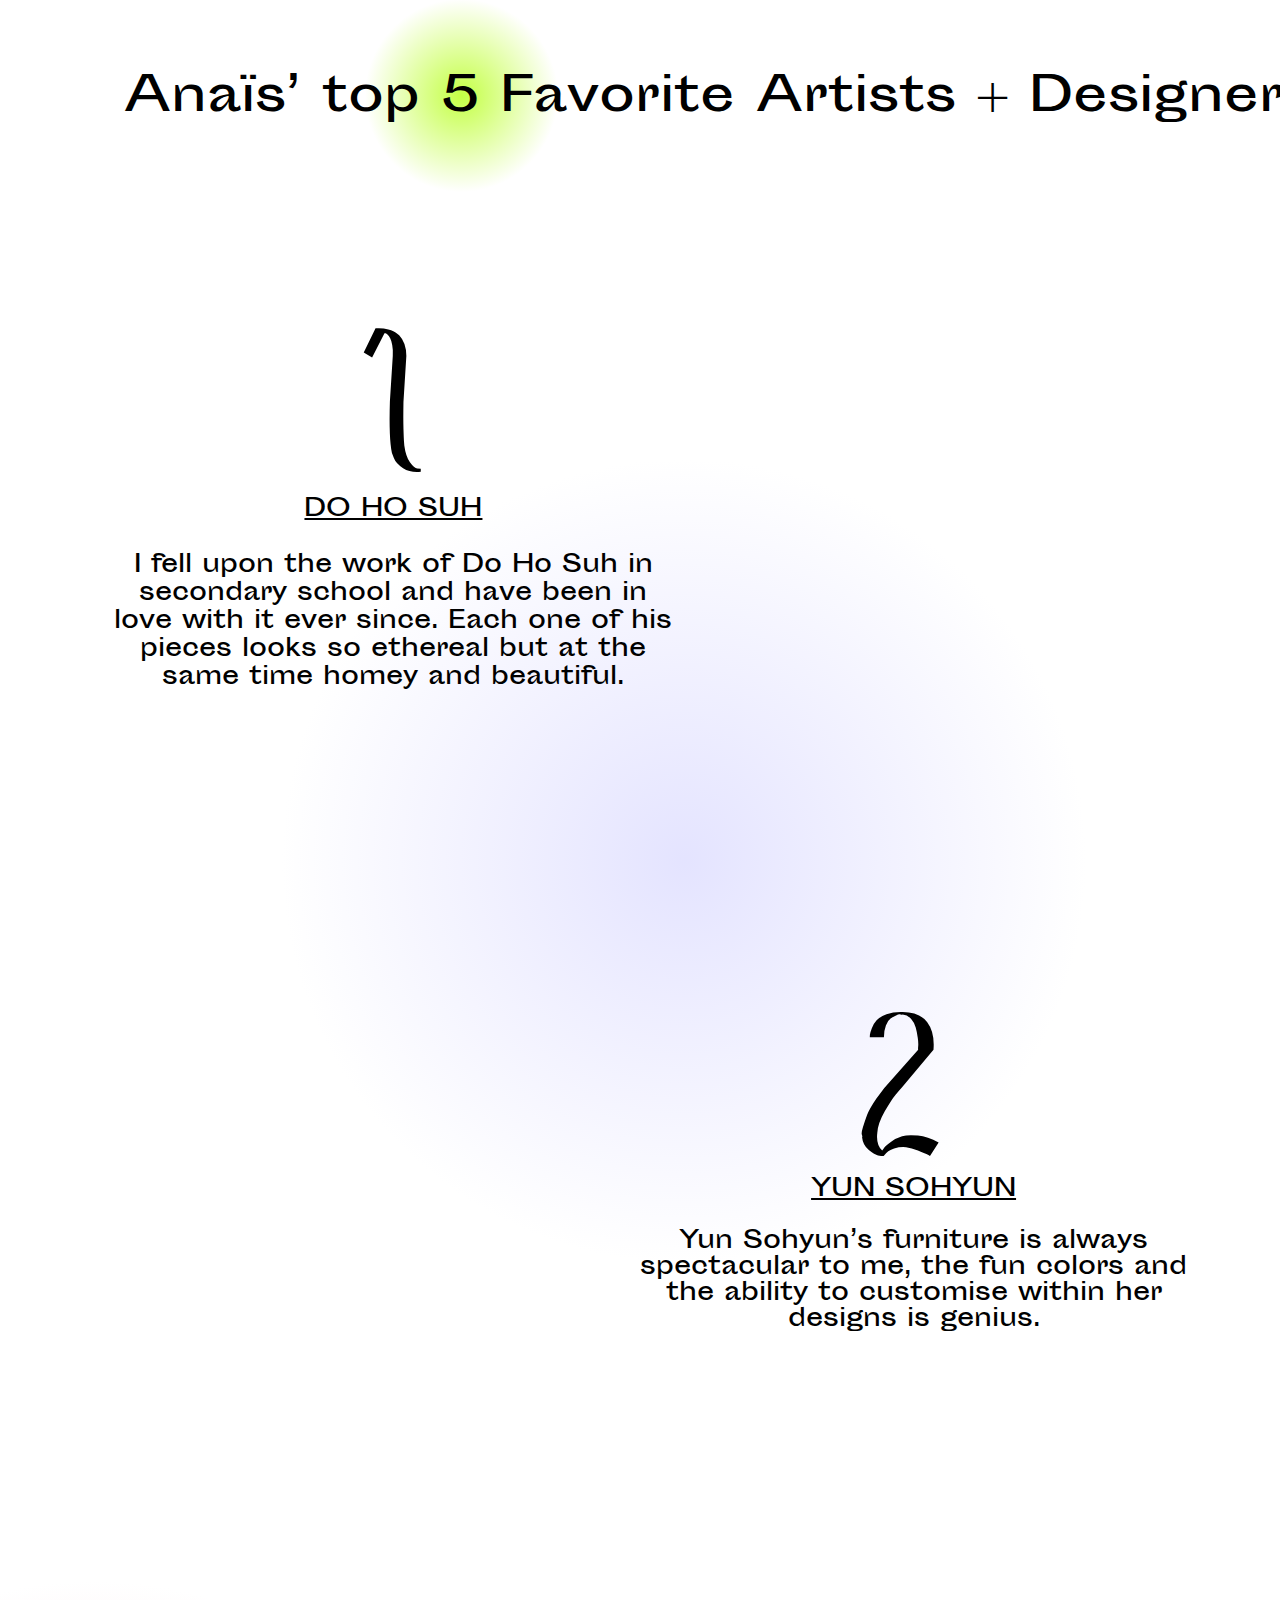
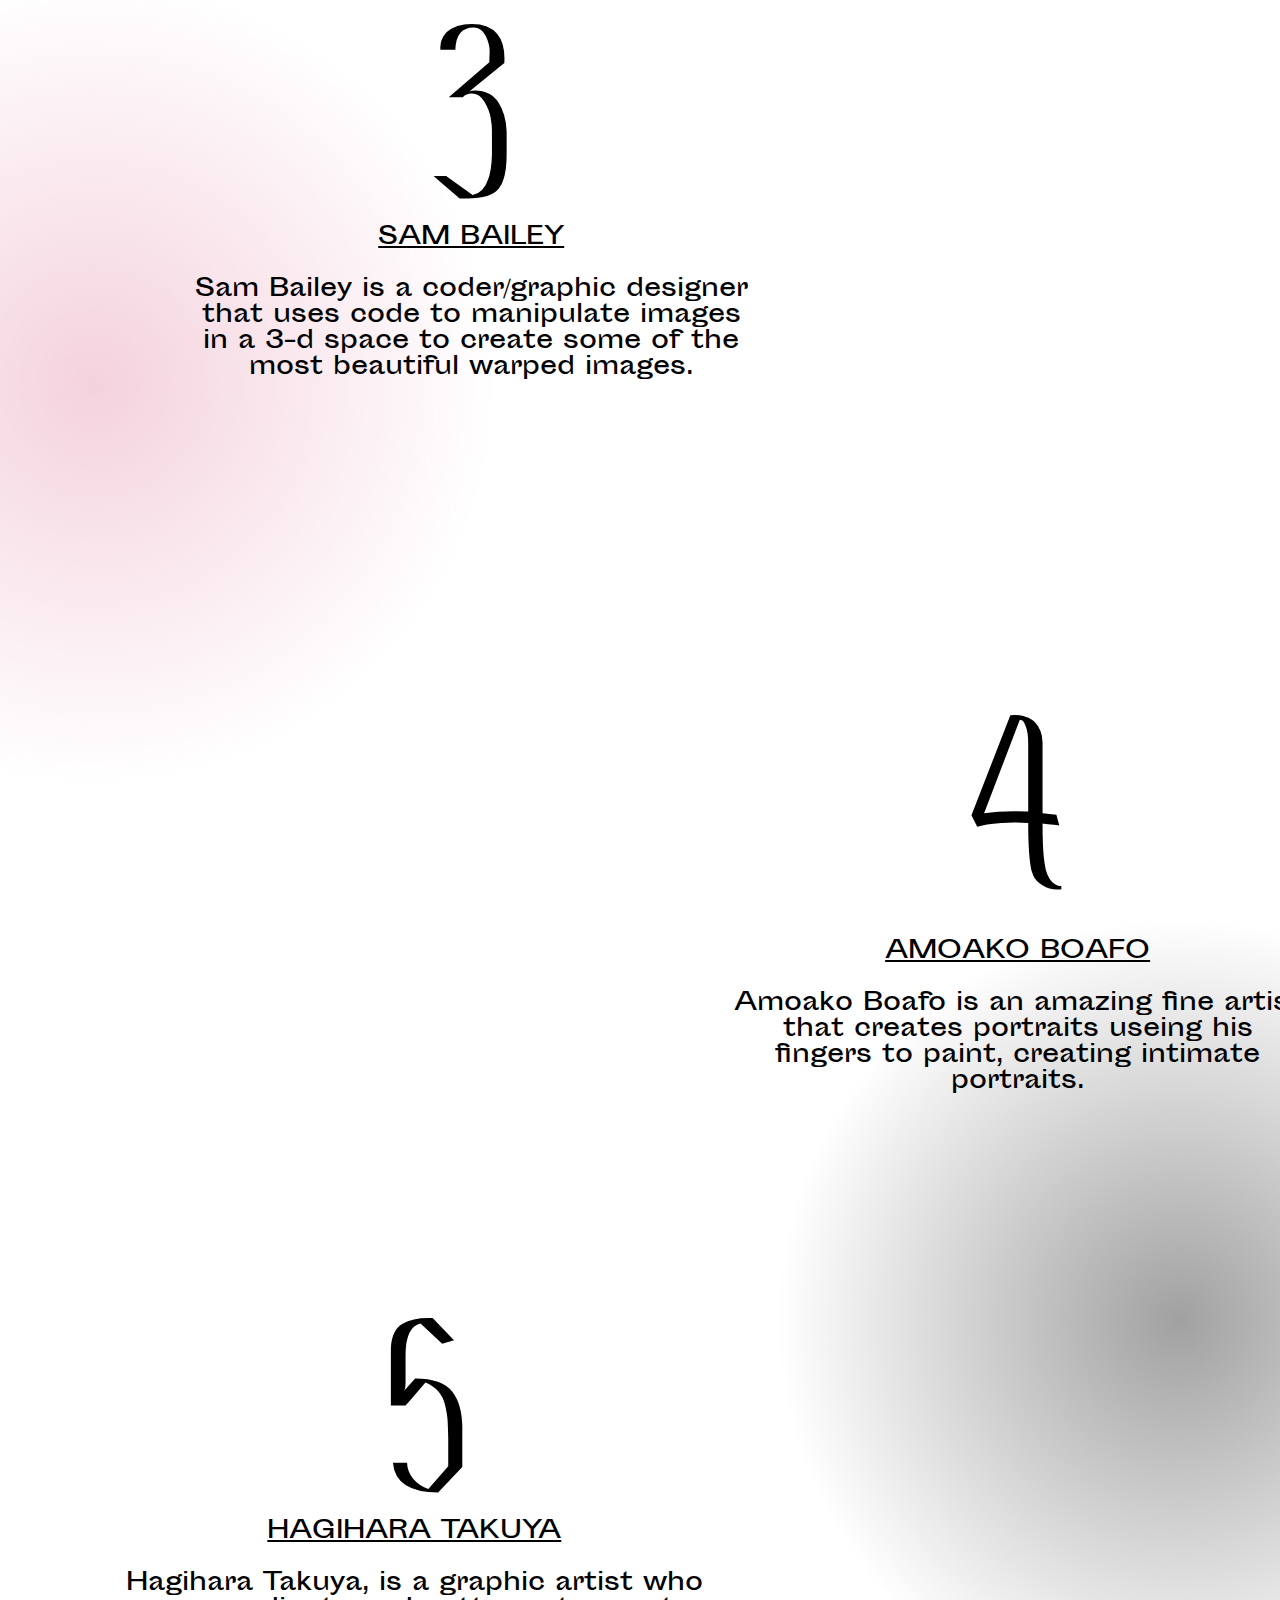
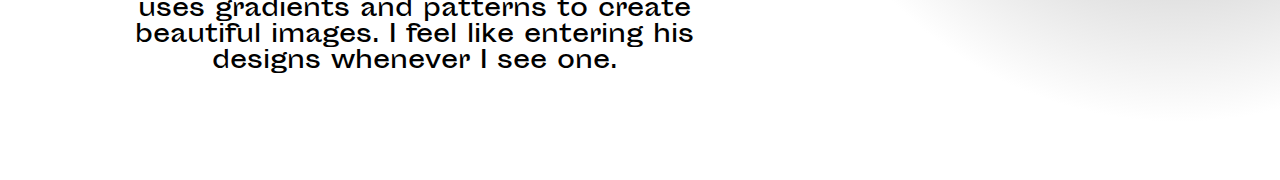
<file: opc2/index.html>
<!doctype html>

<html lang="en">
<head>
  <meta charset="utf-8">

  <title>opc2</title>

<link rel="stylesheet" href="style.css">

</head>

<body>
  <div class="container">
    <div id="top">
        <div class="gradient"></div>
        <div class="gradientone"></div>
        <div class="gradienttwo"></div>
        <div class="gradientthree"></div>
      
    <div class="title">Anaïs’ top 5 Favorite Artists + Designers</div>
      
        <div class="one">1</div>
          <div class="onetext"><a href="https://art21.org/artist/do-ho-suh/">DO HO SUH</a><br><br>I fell upon the work of Do Ho Suh in secondary school and have been in love with it ever since. Each one of his pieces looks so ethereal but at the same time homey and beautiful.</div>
          <div class="onemedia"><iframe width="560" height="315" src="https://www.youtube.com/embed/L9dPHkVGOhQ" frameborder="0" allow="accelerometer; autoplay; clipboard-write; encrypted-media; gyroscope; picture-in-picture" allowfullscreen></iframe></div>
      
        <div class="two">2</div>
          <div class="twotext"><a href="https://www.yunsohyun.com/">YUN SOHYUN</a><br><br>Yun Sohyun’s furniture is always spectacular to me, the fun colors and the ability to customise within her designs is genius.</div>
          <div class="twomedia"><iframe src="https://assets.pinterest.com/ext/embed.html?id=97601516903187895" height="400" width="450" frameborder="0" scrolling="no" ></iframe></div>
      
        <div class="three">3</div>
          <div class="threetext"><a href="https://www.booooooom.com/2017/05/04/warped-images-by-designer-sam-bailey/">SAM BAILEY</a><br><br>Sam Bailey is a coder/graphic designer that uses code to manipulate images in a 3-d space to create some of the most beautiful warped images.</div>
          <div class="threemedia"><iframe src="https://assets.pinterest.com/ext/embed.html?id=653866439647703937" height="588" width="345" frameborder="0" scrolling="no" ></iframe></div>
      
        <div class="four">4</div>
            <div class="fourtext"><a href="https://www.youtube.com/watch?v=2SZpxa5JwRE">AMOAKO BOAFO</a><br><br>Amoako Boafo is an amazing fine artist that creates portraits useing his fingers to paint, creating intimate portraits.</div>
          <div class="fourmedia"><iframe src="https://assets.pinterest.com/ext/embed.html?id=653866439647704013" height="568" width="345" frameborder="0" scrolling="no" ></iframe></div>
      
        <div class="five">5</div>
          <div class="fivetext"><a href="https://www.itsnicethat.com/articles/hagihara-takuya-graphic-design-digital-100320">HAGIHARA TAKUYA</a><br><br>Hagihara Takuya, is a graphic artist who uses gradients and patterns to create beautiful images. I feel like entering his designs whenever I see one.</div>
          <div class="fivemedia"><iframe src="https://assets.pinterest.com/ext/embed.html?id=653866439647704428" height="588" width="345" frameborder="0" scrolling="no" ></iframe></div>
      
    </div>
  </div>
</body>
</html>
</file>
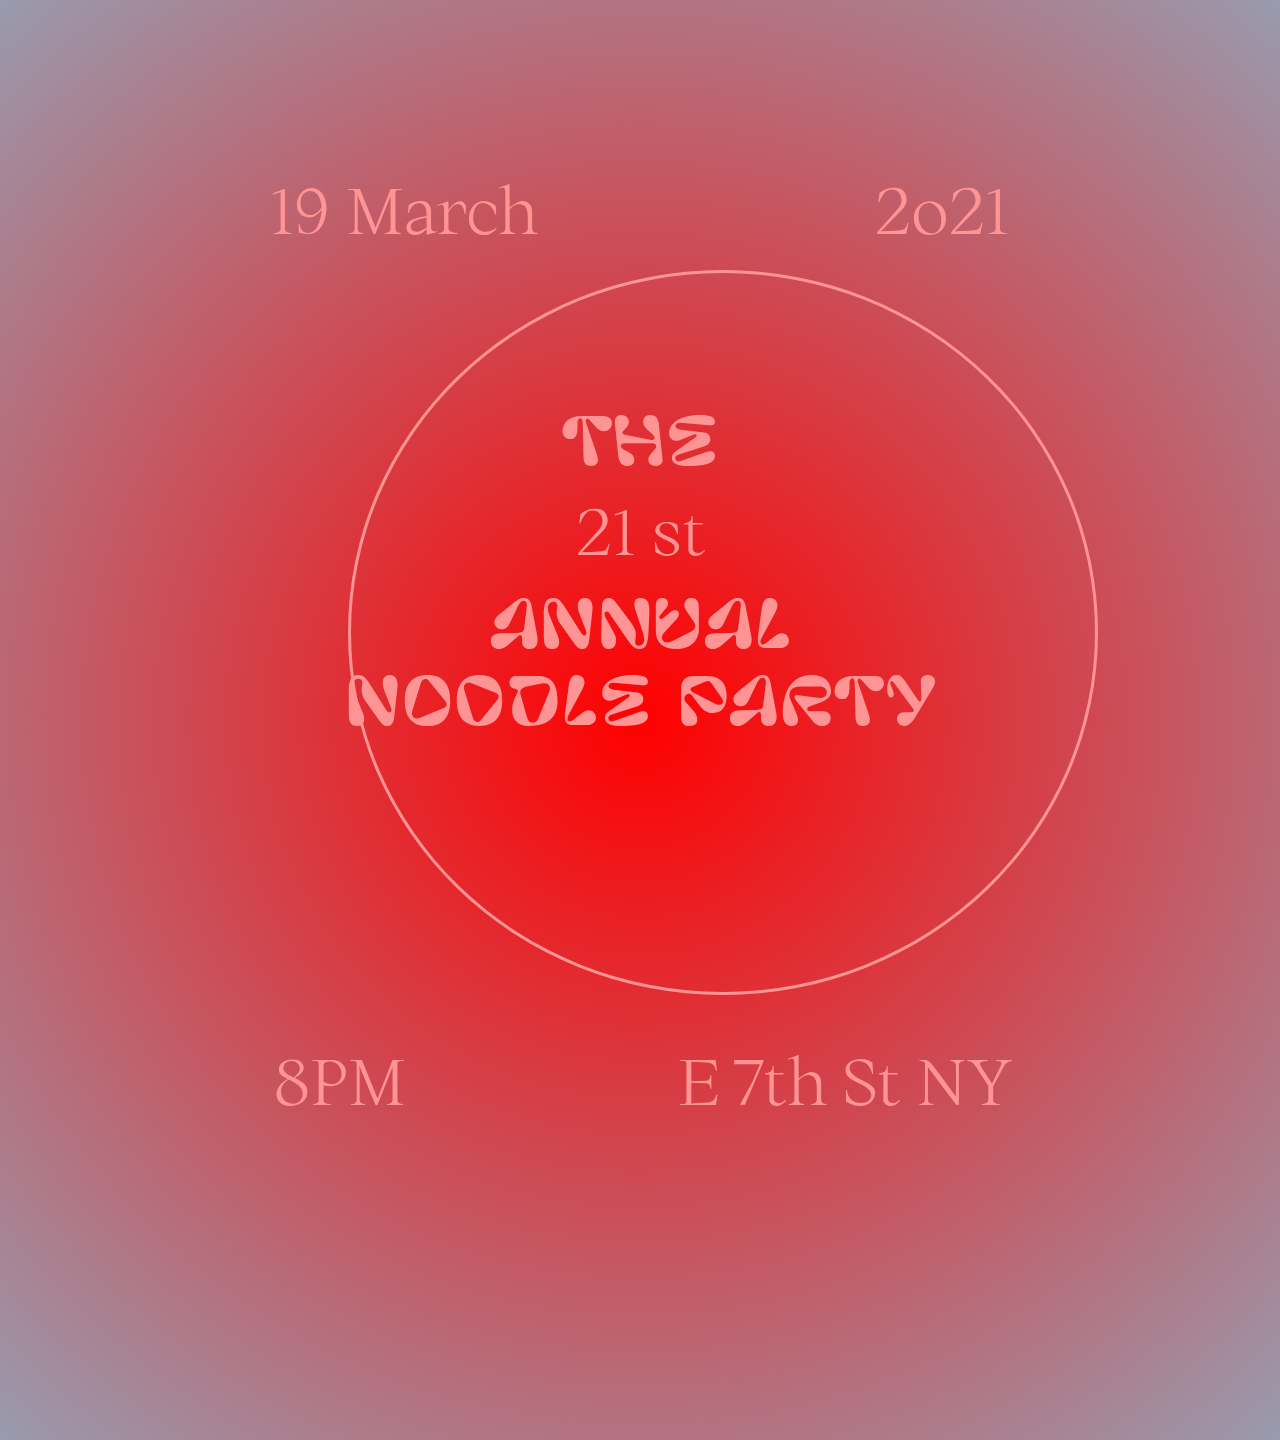
<file: opc3/index.html>
<!DOCTYPE html>
<html lang="en">
  <head>
 

    <title>Noodle Party Home</title>
  
    <link rel="stylesheet" href="./style.css">
   
  </head>  
  <body>
    <div class="container">
      <a href="https://pyrcl090.github.io/opc/opc3/menu.html"><div class="elipse"></div></a>
      
       <h2>19 March &nbsp&nbsp&nbsp&nbsp&nbsp&nbsp&nbsp&nbsp&nbsp&nbsp&nbsp&nbsp&nbsp&nbsp&nbsp&nbsp&nbsp&nbsp&nbsp 2o21</h2>
      
    <h1>The</h1>
      <h2 class="twentyone">21 st</h2>
    <h1>Annual <br>Noodle Party</h1>
      
      
      
      <h2 class="bottom">8PM &nbsp&nbsp&nbsp&nbsp&nbsp&nbsp&nbsp&nbsp&nbsp&nbsp&nbsp&nbsp&nbsp&nbsp&nbsp&nbspE 7th St NY</h2>
        
    </div>
  </body>
</html>
</file>
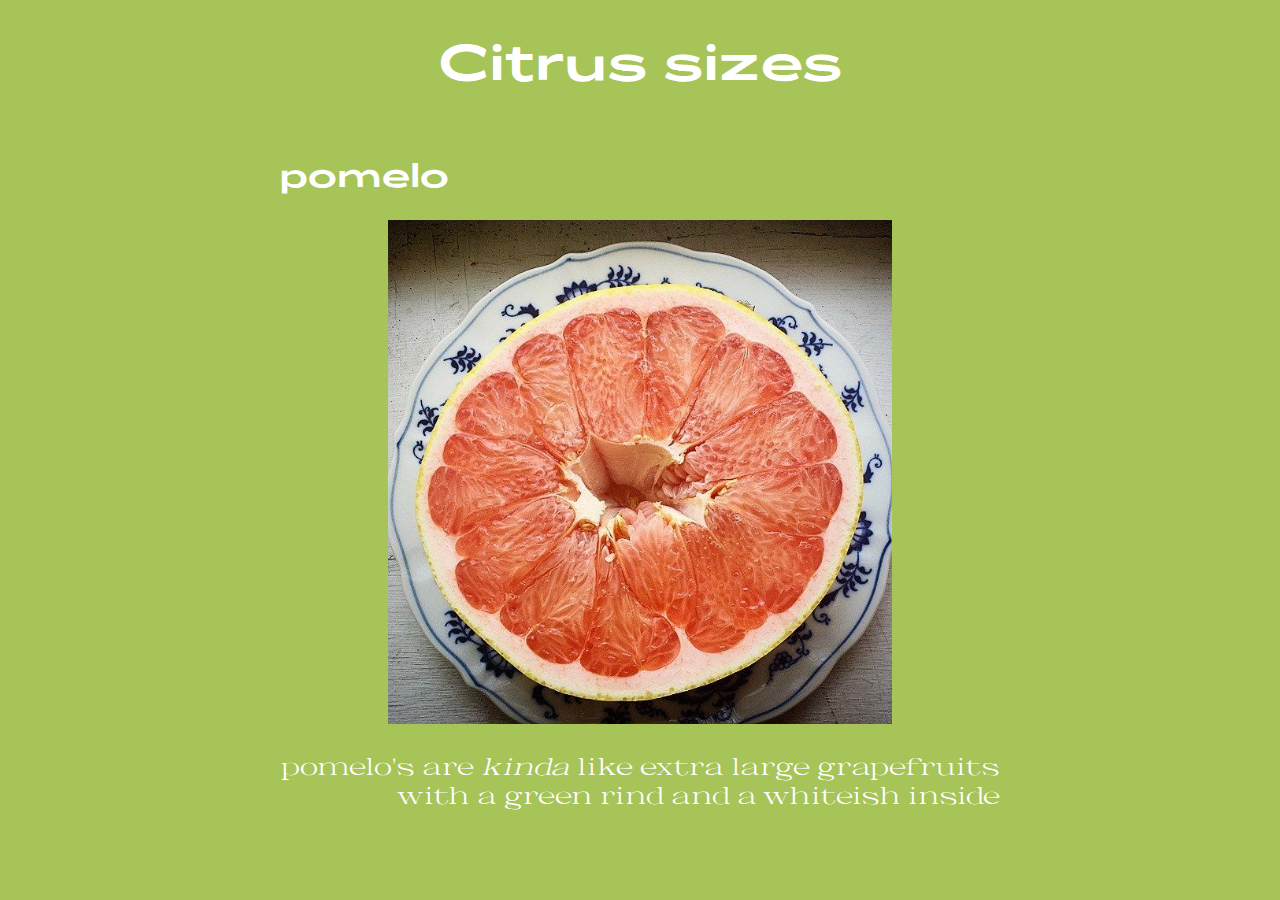
<file: opc4/index.html>
<!DOCTYPE html>
<html lang="en">

    <head>
        <meta charset="UTF-8">
        <meta name="viewport" content="width=device-width,initial-scale=1">
        <link rel="stylesheet" href="style.css">
    </head>

    <body>
        <h1>Citrus sizes</h1>

        <div id="pomelo">
            <h2>pomelo</h2>
            <img src="assets/pomelo.jpeg">
            <p>pomelo's are <em>kinda</em> like extra large grapefruits<br>
             with a green rind and a whiteish inside</p>

        </div>

        <div id="orange">
            <h2>blood orange</h2>
            <img src="assets/orange.jpeg">
            <p>blood oranges bleed, <em>ooooo</em> scary right?<br>
             but they taste basically like a regular orange but just a bit better</p>
        </div>

        <div id="kumquat">
            <h2>kumquat</h2>
            <img src="assets/kumquat.jpeg">
            <p>kumquats seem harmless and cute but they are <em>so sour</em>.<br>
            I recomend you candy them</p>
        </div>

    </body>
</html>
</file>
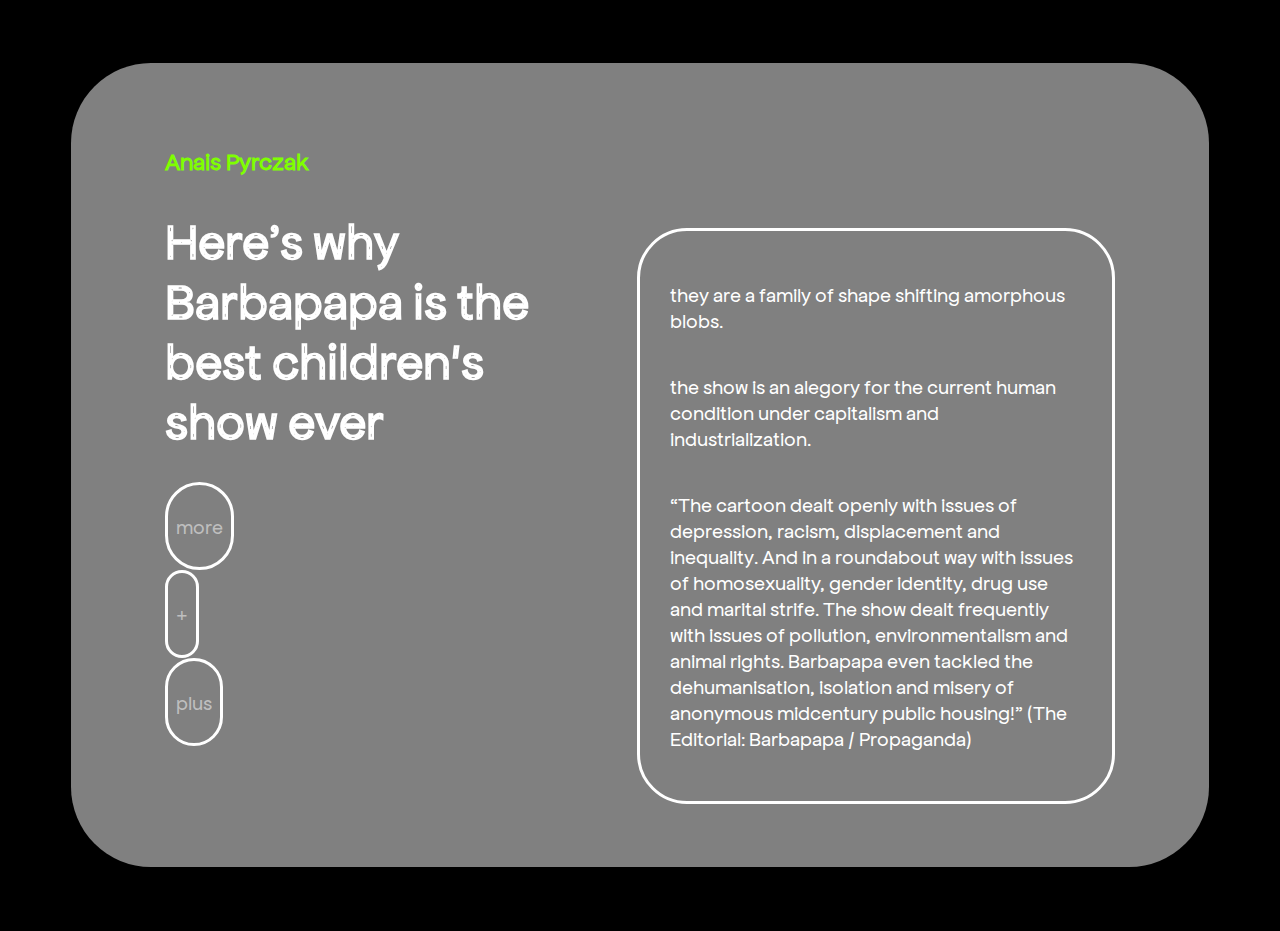
<file: opc6/index.html>
<!DOCTYPE html>
<html lang="en">
  <head>
   
    <meta charset="UTF-8"> 
    <meta name="viewport" content="width=device-width, initial-scale=1.0"> 
    <title>Barbapapa</title>
    
    <link rel="stylesheet" href="style.css">
    
  </head>  
  <body>
    
    
    <div class="barbapapa">

      <div class="row">
        <div class="col">
            <div class="info"><h2>Anais Pyrczak</h2></div>
            <div class="info title"><h1>Here’s why Barbapapa is the best children's show ever</h1></div>
            <div class="more"><a href="http://www.theblogazine.com/2011/04/the-editorial-barbapapa-propaganda/"><p>more</p></a></div>
            <div class="more"><a href="https://www.youtube.com/watch?v=wgj9Vj8IKa4"><p>+</p></a></div>
            <div class="more"><a href="https://open.spotify.com/track/0pZDgWEVktxUWL1XghB3G8?si=S7WV4XcGR8evdT0ldegReg"><p>plus</p></a></div>
            
        </div> 
      </div>

       <div class="row two">
              
              <div class="reason"><p>they are a family of shape shifting amorphous blobs.</p></div>
              <div class="reason"><p>the show is an alegory for the current human condition under capitalism and industrialization.</p></div>
              <div class="reason"><p>“The cartoon dealt openly with issues of depression, racism, displacement and inequality. 
                                               And in a roundabout way with issues of homosexuality, gender identity, drug use and marital strife.
                                               The show dealt frequently with issues of pollution, environmentalism and animal rights. Barbapapa 
                                               even tackled the dehumanisation, isolation and misery of anonymous midcentury public housing!” 
                                               (The Editorial: Barbapapa / Propaganda)</p></div>
       </div>
    </div>  
  </div>
    <div class="blob"> blob<img src="bublsticker.png" width="400px" height="300"></div>
  </body>
</html>
</file>
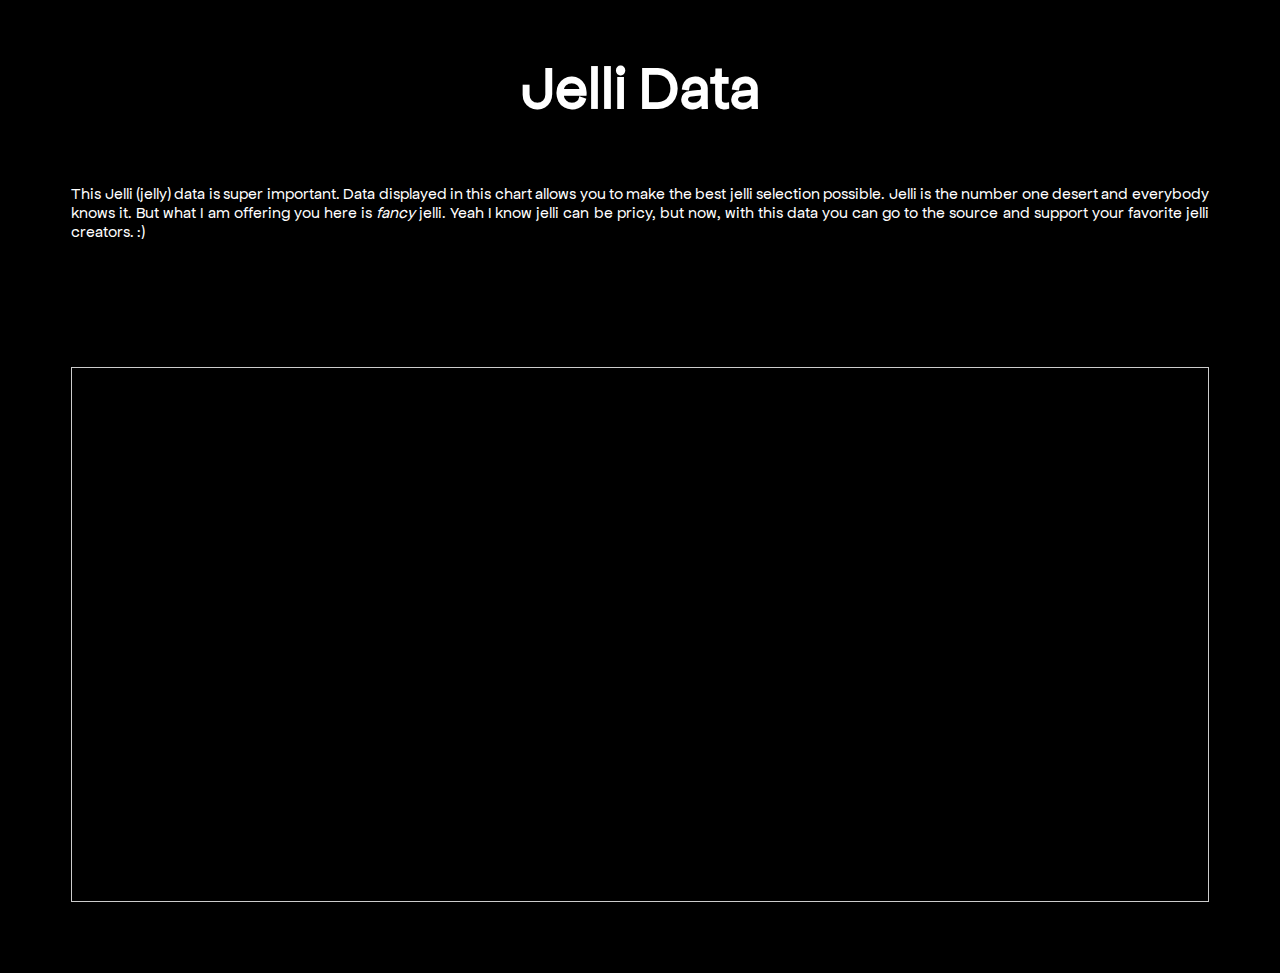
<file: opc7/index.html>
<!DOCTYPE html>
<html lang="en">
<head>
    <meta charset="UTF-8">
    <meta name="viewport" content="width=device-width, initial-scale=1.0">
    <link rel="stylesheet" href="style.css">
    <title>Jelli Data</title>
</head>
<body>
    <div class="col">
    <h1>Jelli Data</h1>
    <p>This Jelli (jelly) data is super important. Data displayed in this chart allows you to make the best jelli selection possible.
        Jelli is the number one desert and everybody knows it. But what I am offering you here is <em>fancy</em> jelli. Yeah I know jelli can be pricy, 
        but now, with this data you can go to the source and support your favorite jelli creators. :)
     </p>
    </div>
    <iframe class="airtable" src="https://airtable.com/embed/shrvoETjuNvZVoPqQ?backgroundColor=purple&viewControls=on" frameborder="0" onmousewheel="" width="100%" height="533" style="background: transparent; border: 1px solid #ccc;"></iframe>
    
   
    <script src="airtable.browser.js"></script>
    <script src="text.js"></script>
</body>
</html>
</file>
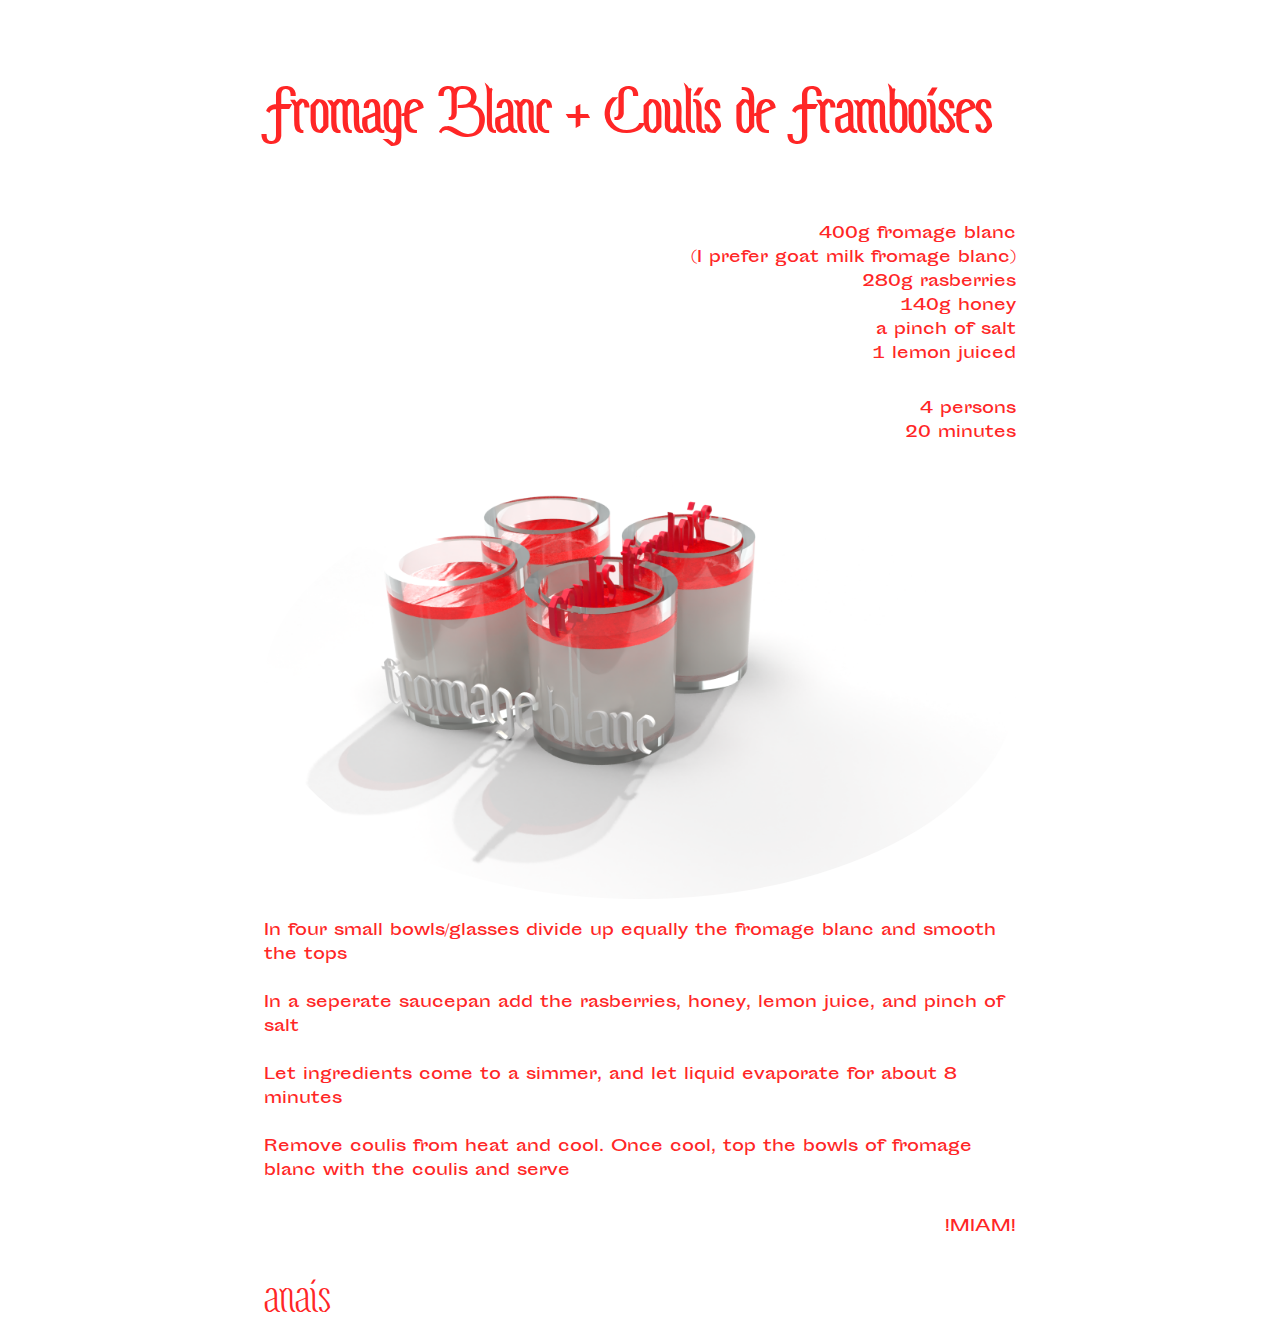
<file: opc8/index.html>
<!DOCTYPE html>
<html lang="en">
<head>
    <meta charset="UTF-8">
    <meta name="viewport" content="width=device-width, initial-scale=1.0">
    <title>fromage blanc et coulis de framboises</title>
    <link rel="stylesheet" href="style.css">
</head>
<body>
    <h1 id="title"></h1>
    
    <p id="ingredients"></p>
    <p id="yeild"></p>
    <img src="coulis.png">
    <p id="recette"></p>
    <p id="delicious"></p>
    
    <span id="author"></span>
    
</body>
<script src="text.js"></script>
</html>
</file>
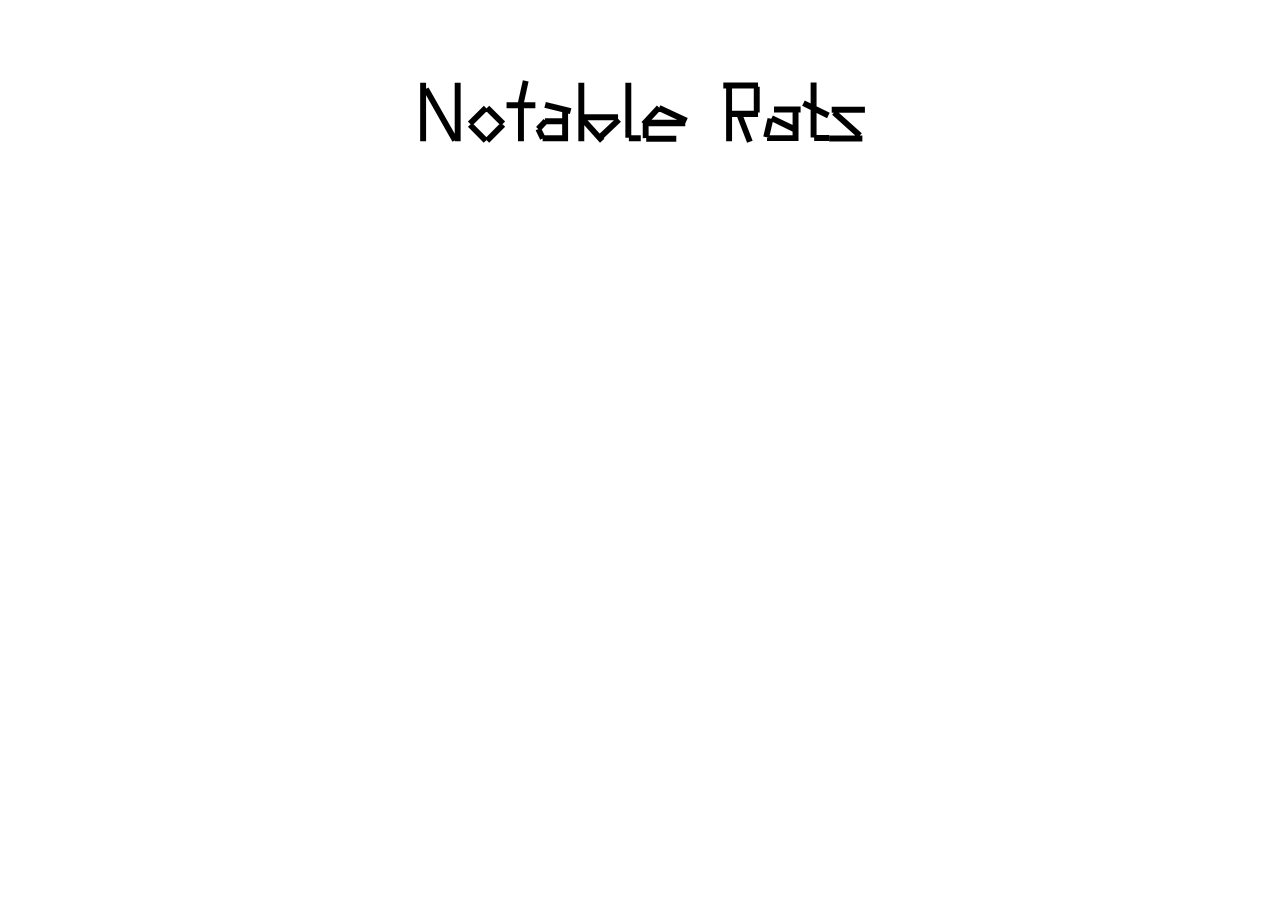
<file: opc9/index.html>
<!DOCTYPE html>
<html lang="en">
  <head>
    <meta charset="utf-8">
    <meta http-equiv="X-UA-Compatible" content="IE=edge">
    <meta name="viewport" content="width=device-width, initial-scale=1">

    <title>Notable Rats</title>
    

    <link rel="stylesheet" href="./style.css">


  </head>  
  <body>
        <h1> Notable Rats</h1>
        <div class="collection"></div>
    
    
    
        <script src="./airtable.browser.js"></script>
        <script src="./script.js" defer></script>
  </body>
</html>
</file>
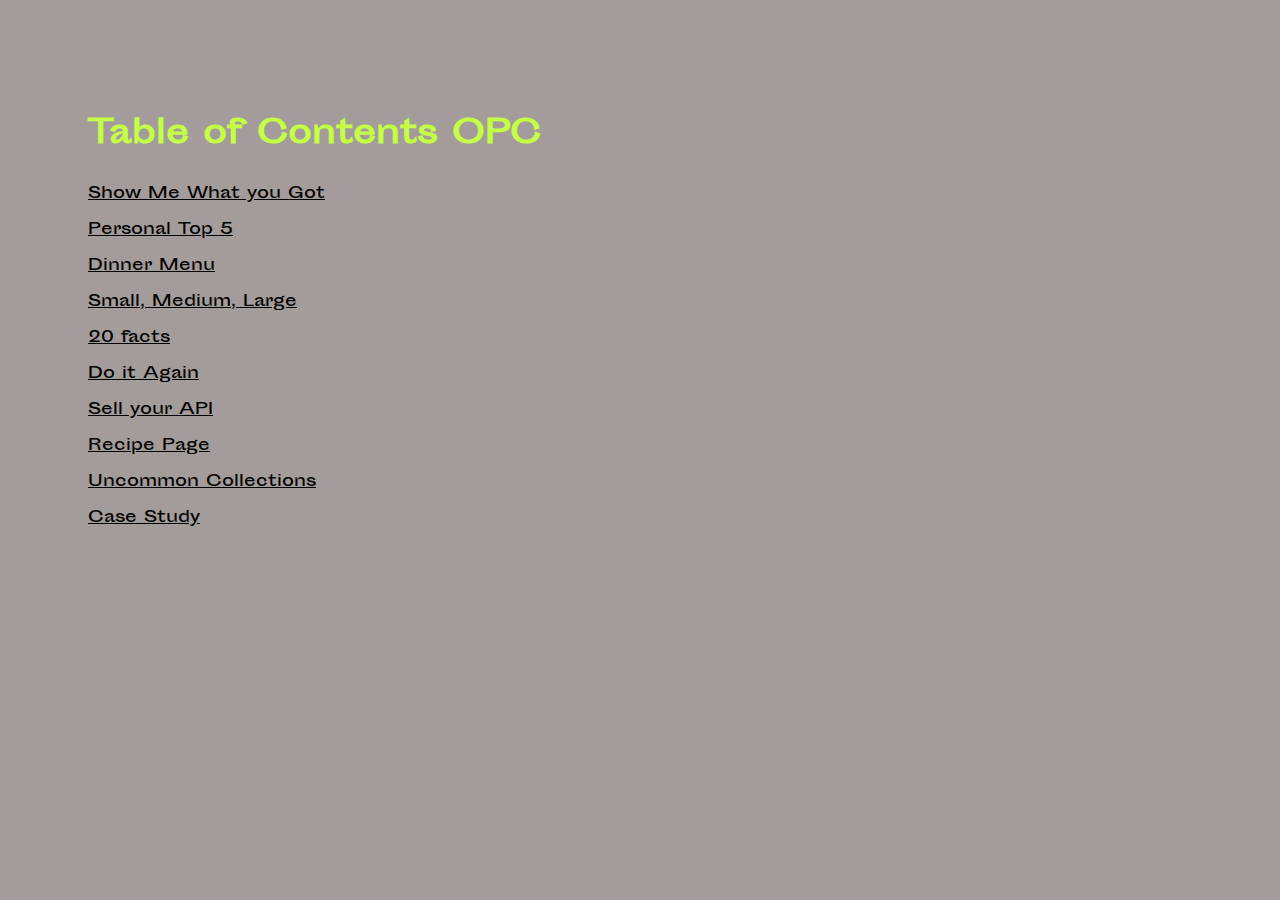
<file: TOC/index.html>
<!doctype html>

<html lang="en">
<head>
  <meta charset="utf-8">

  <title>opc</title>

<link rel="stylesheet" href="style.css">

</head>

<body>
  <div class="container">
    <div id="table">
    <div class="title"> <h1>Table of Contents OPC</h1></div>
      <div class="opc"><a href="https://pyrcl090.github.io/opc/opc1/index.html"><p>Show Me What you Got</p></a> </div>
      <div class="opc"><a href="https://pyrcl090.github.io/opc/opc2/index.html"><p>Personal Top 5</p></a></div>
      <div class="opc"><a href="https://pyrcl090.github.io/opc/opc3/index.html"><p>Dinner Menu</p></a> </div>
      <div class="opc"><a href="https://pyrcl090.github.io/opc/opc4/index.html"><p>Small, Medium, Large</p></a> </div>
      <div class="opc"><a href="https://pyrcl090.github.io/opc/opc5/index.html"><p>20 facts</p></a> </div>
      <div class="opc"><a href="https://pyrcl090.github.io/opc/opc6/index.html"><p>Do it Again</p></a> </div>
      <div class="opc"><a href="https://pyrcl090.github.io/opc/opc7/index.html"><p>Sell your API</p></a> </div>
      <div class="opc"><a href="https://pyrcl090.github.io/opc/opc8/index.html"><p>Recipe Page</p></a> </div>
      <div class="opc"><a href="https://pyrcl090.github.io/opc/opc9/index.html"><p>Uncommon Collections</p></a> </div>
      <div class="opc"><a href="https://pyrcl090.github.io/opc/opc10/index.html"><p>Case Study</p></a> </div>
    </div>

  </div>
</body>
</html>
</file>
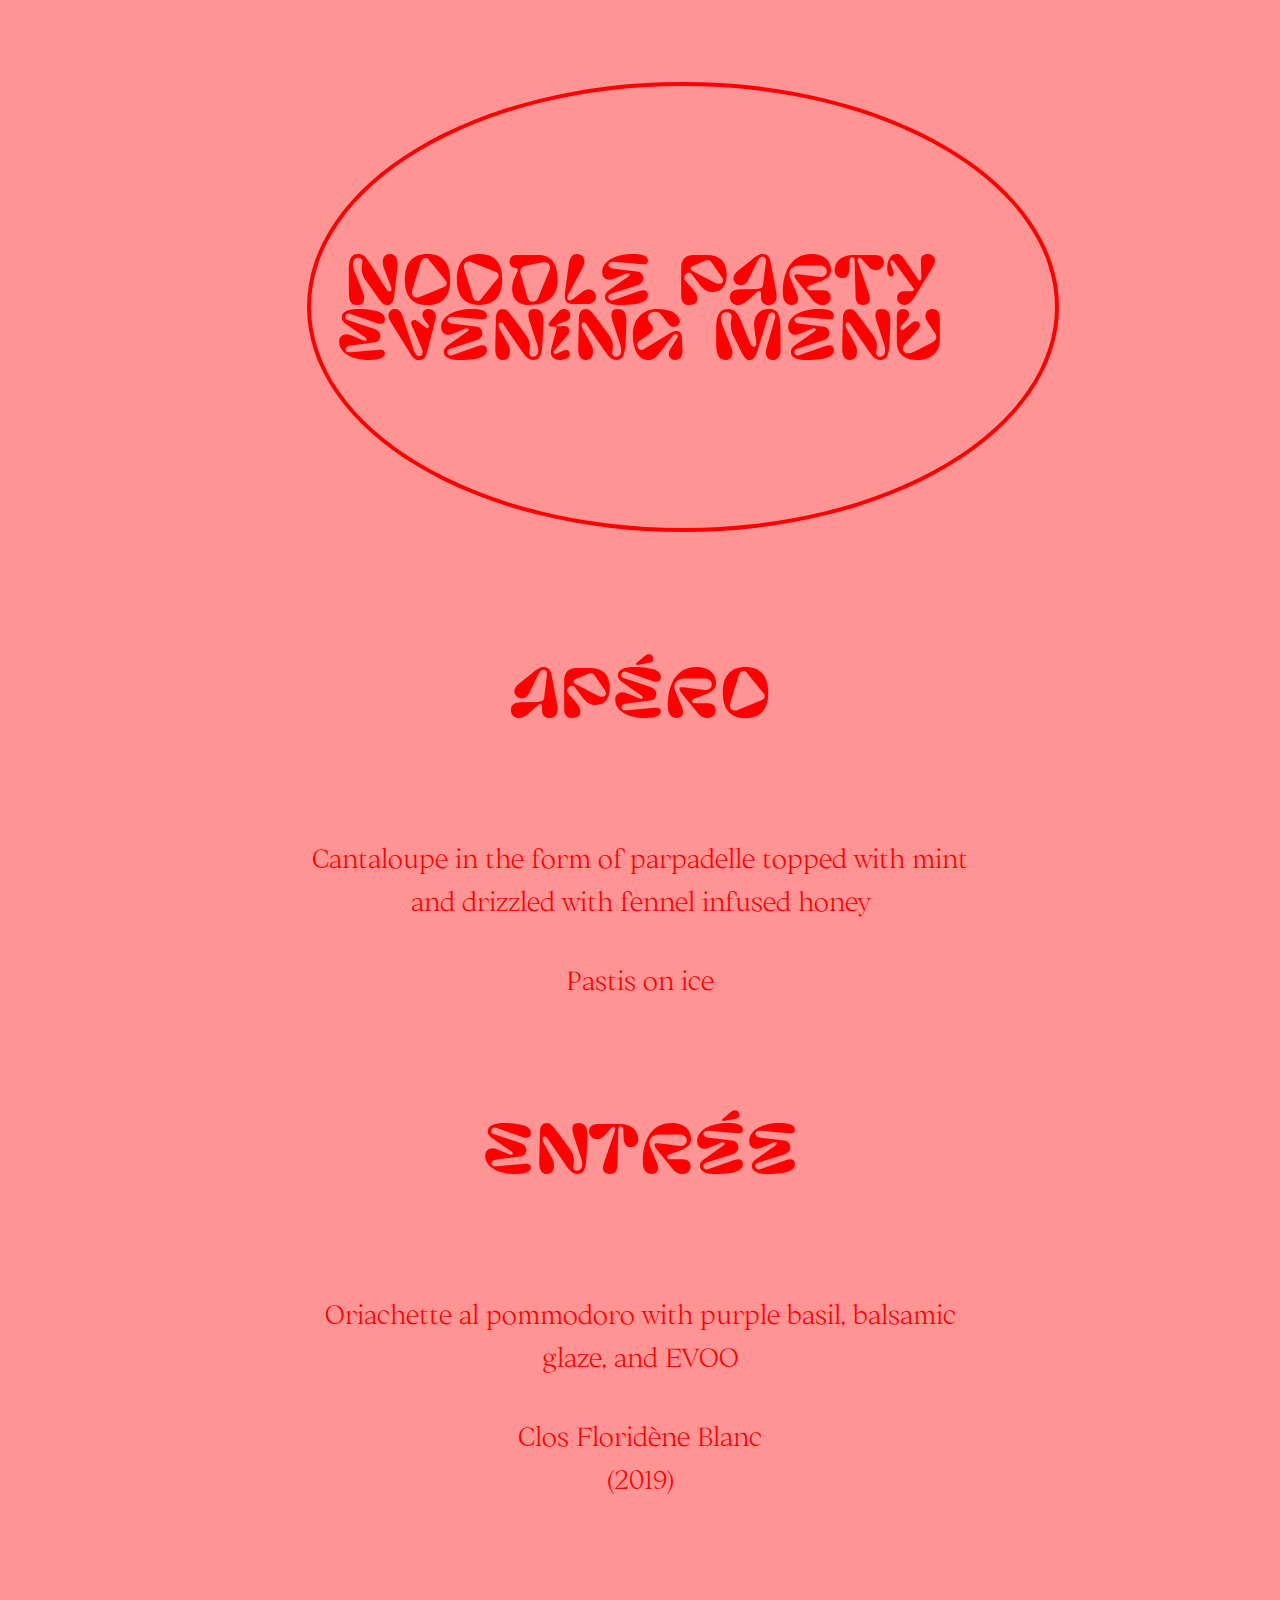
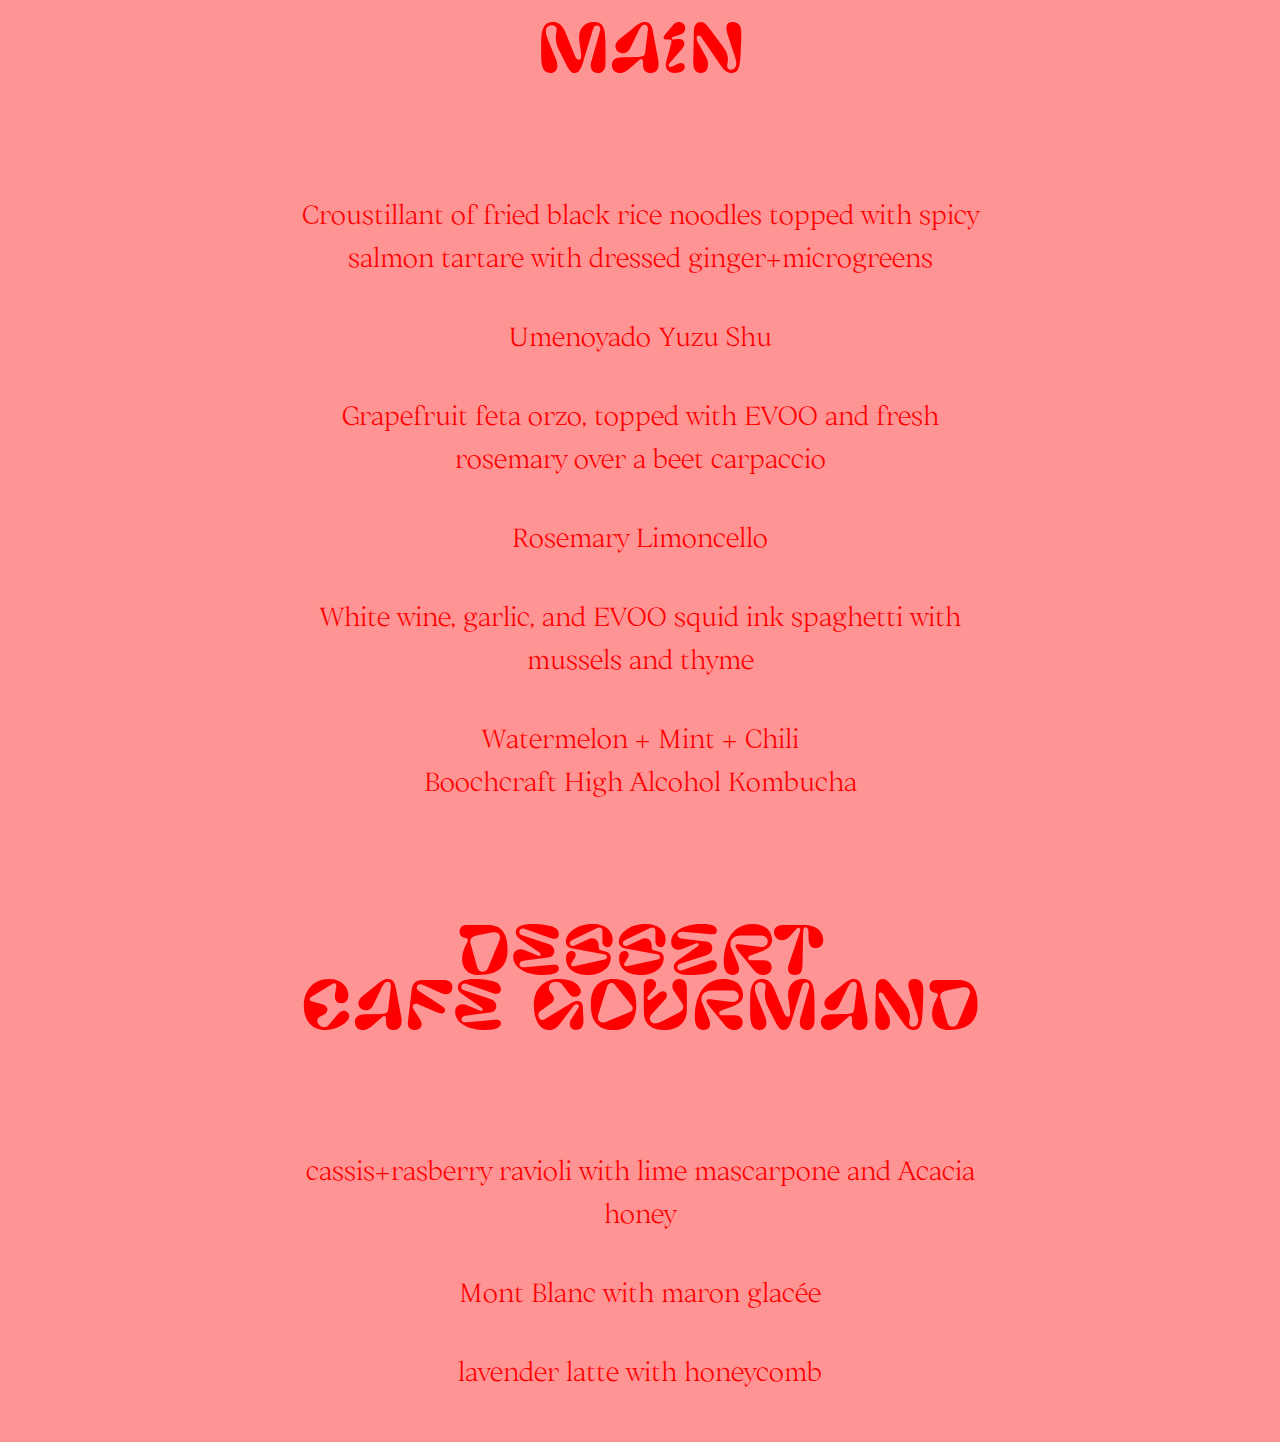
<file: opc3/menu.html>
<!DOCTYPE html>
<html lang="en">
  <head>
 

    <title>Menu</title>
  
    <link rel="stylesheet" href="./menu.css">
   
  </head>  
  <body>
    <div class="container">
      
    
    <h1>Noodle Party<br> Evening Menu</h1>
    <a href="https://pyrcl090.github.io/opc/opc3/index.html"><div class="elipse"></div></a>
      
       <div class="main">
      
    
    <h2>Apéro</h2>
       <p>Cantaloupe in the form of parpadelle topped with mint <br>and drizzled with fennel infused honey</p>
       <p>Pastis on ice</p>
    <h2>Entrée</h2>
       <p>Oriachette al pommodoro with purple basil, balsamic <br>glaze, and EVOO</p>
       <p>Clos Floridène Blanc<br> (2019)</p>
    <h2>Main</h2>
       <p>Croustillant of fried black rice noodles topped with spicy<br> salmon tartare with dressed ginger+microgreens</p>
       <p>Umenoyado Yuzu Shu</p>
       <p>Grapefruit feta orzo, topped with EVOO and fresh <br>rosemary over a beet carpaccio</p>
       <p>Rosemary Limoncello</p>
       <p>White wine, garlic, and EVOO squid ink spaghetti with <br>mussels and thyme</p>
       <p>Watermelon + Mint + Chili <br>Boochcraft High Alcohol Kombucha</p>
    <h2>Dessert <br>Cafe Gourmand</h2>
       <p>cassis+rasberry ravioli with lime mascarpone and Acacia<br> honey</p>
       <p>Mont Blanc with maron glacée</p>
       <p>lavender latte with honeycomb</p>
      
        </div>
      
      </div>
  </body>
</html>
</file>
<file: opc2/style.css>
@font-face{
    font-family:"Sporting Grotesque";
    src:url("./fonts/Sporting_Grotesque-Regular_web.woff") format("woff");
    src:url("./fonts/Sporting_Grotesque-Regular_web.woff2")format("woff2");
}
@font-face{
  font-family:"Blocus";
    src:url("./fonts/blocuswebfont.woff") format("woff");
}
body{
  font-family:'Sporting Grotesque', sans-serif;
  
}
.container{}

#top{}

.gradient{

position: absolute;
width: 192.56px;
height: 192.56px;
left: 365.21px;
top: -0.97px;

background: radial-gradient(50% 50% at 50% 50%, #C4FF45 0%, rgba(184, 183, 255, 0) 100%);
}
.gradientone{
position: absolute;
width: 804.15px;
height: 804.15px;
left: 281.62px;
top: 459.18px;

background: radial-gradient(50% 50% at 50% 50%, rgba(184, 183, 255, 0.38) 0%, #FFFFFF 100%);
}
.gradienttwo{
position: absolute;
width: 804.15px;
height: 804.15px;
left: -308.29px;
top: 1581.32px;

background: radial-gradient(50% 50% at 50% 50%, rgba(232, 157, 181, 0.46) 0%, #FFFFFF 100%);
}
.gradientthree{
position: absolute;
width: 804.15px;
height: 804.15px;
left: 777.02px;
top: 2518.15px;

background: radial-gradient(50% 50% at 50% 50%, rgba(0, 0, 0, 0.37) 0%, #FFFFFF 100%);
}

.title{
  
position: absolute;
width: 1304.21px;
height: 102.02px;
left: 67.89px;
top: 44.3px;

font-family: 'Sporting Grotesque';
font-style: normal;
font-weight: normal;
font-size: 48px;
line-height: 110px;
/* or 229% */

text-align: center;

color: #000000;
}

.one{
  position: absolute;
width: 140.91px;
height: 167.12px;
left: 320.58px;
top: 329.54px;

font-family:'Blocus', serif;
font-style: normal;
font-weight: normal;
font-size: 288px;
line-height: 110px;
/* or 38% */

text-align: center;

color: #000000;
}
.onetext{
  position: absolute;
width: 569.12px;
height: 203.96px;
left: 108.92px;
top: 496.65px;

font-family: 'Sporting Grotesque';
font-style: normal;
font-weight: normal;
font-size: 24px;
line-height: 28px;
/* or 117% */

text-align: center;

color: #000000;
}
.onemedia{
  position: absolute;
width: 543.58px;
height: 306.95px;
left: 777.02px;
top: 400.16px;

}

.two{position: absolute;
width: 140.91px;
height: 163.45px;
left: 829.91px;
top: 1014.36px;

font-family:'Blocus', serif;
font-style: normal;
font-weight: normal;
font-size: 288px;
line-height: 110px;
/* or 38% */

text-align: center;

color: #000000;}
.twotext{
  position: absolute;
width: 569.12px;
height: 171.04px;
left: 629.02px;
top: 1177.81px;

font-family: 'Sporting Grotesque';
font-style: normal;
font-weight: normal;
font-size: 24px;
line-height: 26px;
/* or 108% */

text-align: center;

color: #000000;
}
.twomedia{
  position: absolute;

left: 136.36px;
top: 1039.81px;
}

.three{
position: absolute;
width: 140.91px;
height: 163.45px;
left: 401.8px;
top: 1626.49px;

font-family:'Blocus', serif;
font-style: normal;
font-weight: normal;
font-size: 288px;
line-height: 110px;
/* or 38% */

text-align: center;

color: #000000;}
.threetext{
  position: absolute;
width: 569.12px;
height: 203.04px;
left: 186.7px;
top: 1826.39px;

font-family: 'Sporting Grotesque';
font-style: normal;
font-weight: normal;
font-size: 24px;
line-height: 26px;
/* or 108% */

text-align: center;

color: #000000;
}
.threemedia{
  position: absolute;

left: 882.54px;
top: 1516.31px;
}

.four{
  position: absolute;
width: 140.91px;
height: 163.45px;
left: 947.2px;
top: 2316.69px;

font-family:'Blocus', serif;
font-style: normal;
font-weight: normal;
font-size: 288px;
line-height: 110px;
/* or 38% */

text-align: center;

color: #000000;
}
.fourtext{
  
position: absolute;
width: 569.12px;
height: 198.24px;
left: 733.09px;
top: 2539.54px;

font-family: 'Sporting Grotesque';
font-style: normal;
font-weight: normal;
font-size: 24px;
line-height: 26px;
/* or 108% */

text-align: center;

color: #000000;
}
.fourmedia{
  position: absolute;
left: 186.7px;
top: 2103.31px;
}

.five{
  position: absolute;
width: 140.91px;
height: 163.45px;
left: 354.96px;
top: 2919.78px;

font-family:'Blocus', serif;
font-style: normal;
font-weight: normal;
font-size: 288px;
line-height: 110px;
/* or 38% */

text-align: center;

color: #000000;
}
.fivetext{
  position: absolute;
width: 611.29px;
height: 260px;
left: 108.71px;
top: 3119.68px;

font-family: 'Sporting Grotesque';
font-style: normal;
font-weight: normal;
font-size: 24px;
line-height: 26px;
/* or 108% */

text-align: center;

color: #000000;
}
.fivemedia{
  position: absolute;

left: 902.54px;
top: 2776.78px;
}

.one:hover {
  color:#C4FF45;
}
.two:hover {
  color:#C4FF45;
}
.three:hover {
  color:#C4FF45;
}
.four:hover {
  color:#C4FF45;
}
.five:hover {
  color:#C4FF45;
}

a:link {
  color: black;
}

a:visited {
  color: black;
}

a:hover {
  color: #C4FF45;
}

a:active {
  color: black;
}
</file>
<file: opc3/style.css>
@font-face{
    font-family:"Ortica";
    src:url("./fonts/Ortica-Light.woff") format("woff");
}
@font-face{
  font-family:"Pilowlava";
    src:url("./fonts/Pilowlava-Regular.woff") format("woff");
}
body{
  font-family:"Ortica", serif;
  background: rgb(255,0,0);
  background: radial-gradient(circle, rgba(255,0,0,1) 0%, rgba(152,155,174,1) 100%);
}
.container{
  padding:10px;
}
.elipse{
  position: absolute;
  width: 743.54px;
  height: 718.42px;
  left: 348.23px;
  top: 270.29px;
  border: 3px solid #FF9494;
  border-radius: 50%;
}
h1{
  padding:-10px;
  font-family:"Pilowlava", sans-serif;
  font-style: normal;
  font-weight: normal;
  font-size: 64px;
  line-height: 77px;
  text-align: center;
  color: #FF9494;
}
h2{
 font-family: "Ortica";
  font-style: normal;
  font-weight: lighter;
  font-size: 64px;
  line-height: 277px;
  text-align: center;
  color: #FF9494; 

}
.twentyone{
  line-height: 0px;
}
.bottom{
  line-height: 577px;
}

.elipse:hover {
  position: absolute;
  width: 743.54px;
  height: 718.42px;
  left: 348.23px;
  top: 270.29px;
  Background:#FF9494;
  opacity:.5;
  border-radius: 50%;
}
</file>
<file: opc4/style.css>
@font-face{
    font-family: "Messapia bold";
    src: url(./fonts/Messapia-Bold.woff);
}
@font-face{
    font-family: "Messapia regular";
    src: url(./fonts/Messapia-Regular.woff);
}
body{
    font-family: "Messapia Bold";
    position: flex;
    text-align: center;
    margin-top: 2em;
    margin-bottom: 2em;
    margin-left: 20%;
    margin-right: 20%;
}

img{
    width:100%;
}

h1{
    font-size: 3em;
    margin-bottom: 5%;

}
h2{
    text-align: left;
    font-size: 2em;
}
p{
    font-family:"Messapia regular";
    text-align: right;
    font-size: 1.5em;
}

@media only screen and (min-width:0px) {

  body{ 
    background-color: #ffa21f;
  }
  h1{
    color: #fcdd51;
  }
  h2{
    color: #fcdd51;   
  }
  p{
    color: #fcdd51; 
  }
  #pomelo{
    display:none;
  }  
  #orange{
    display:none;
  }
  #kumquat{
    display:inline-block;
  }
}
@media only screen and (min-width:800px) {
   body{ 
      background: #fc3f19;
   }  
   h1{
    color: black;
  }
  h2{
    color: black;   
  }
  
  p{
    color: black; 
  }

  #pomelo{
    display:none;
  }  
  #orange{
    display:inline-block;
  }
  #kumquat{
    display:none;
  }
}


@media only screen and (min-width:1200px) {
   body{ 
      background-color: #a6c458;
   }
   h1{
    
    color: white;
  }
  h2{
    color: white;   
  }
  img{
    width:70%;
  }
  p{
    color: white; 
  }
  #pomelo{
    display:inline-block;
  }  
  #orange{
    display:none;
  }
  #kumquat{
    display:none;
  }
}
</file>
<file: opc6/style.css>
@font-face{
  font-family: "ApfelBrukt";
  src: url(./fonts/ApfelGrotezk-Brukt.woff);
}
@font-face{
  font-family: "ApfelGrotezk";
  src: url(./fonts/ApfelGrotezk-Regular.woff);
}

body{
  font-family: "ApfelBrukt";
  background-color: black;
  
}
.barbapapa{
  background-color: grey;
  border-radius: 80px;
  padding:5%;
  margin: 5%;
  display:flex;
}
a{
  text-decoration: none;
  color:white;
  opacity:.5;
}
.two{
  border-style:solid;
  border-style: 1px;
  border-radius: 50px;
  margin-top: 10%;
  border-color: white;
  padding:3%;
}
.blob{
  display:none;
}

.more{
  border-style:solid;
  border-style: 1px;
  border-radius: 50px;
  border-color: white;
  height:fit-content;
  width: fit-content;
  align-items: flex-end;
  padding: 2%;
}
h1{
  color:white;
  font-size: 50px;
}
h2{
  color:chartreuse;
  
}
a:link {
  color:white;
  text-decoration: none;
  opacity: 0.5;
}

a:visited {
  color: chartreuse;
}

a:hover {
  color: hotpink;
}

a:active {
  color: white;
}


p{
  font-family: "ApfelGrotezk";
  color:white;
  font-size: 20px;
  line-height: 26px;
}
.row{
  display: flex;
  flex-wrap: wrap;
  flex: 1;
  margin-left: 3%;
  margin-right: 3%;
}
.col{
  flex:1;
  max-width: 400px;
  flex-wrap: wrap;
}
.blob{
  display:none;
}
@media only screen and (max-width:600px){
  body{
    background-color:white;
  }
  .blob{
    display:flex;
    padding:20%;
    transform: rotate(-40deg);
  }
  
  h2{
    color: white;
  }
  .barbapapa{
    display:none;

    
  }
}
@media only screen and (max-width:380px){
  body{
    background-color:chartreuse;
  }
  .barbapapa{
    display:inline-block;
    padding:5%;
    margin-top: 2%;
    
  }
  .blob{
    display:none;
  }
}
</file>
<file: opc7/style.css>
@font-face {
    font-family: "Pilowlava";
    src: url("./fonts/Pilowlava-Regular.woff2") format("woff2");
  }
@font-face {
    font-family: "ApfelGrotesk";
    src: url("./fonts/ApfelGrotezk-Regular.woff2") format("woff2");
  }

body{
    font-family: 'ApfelGrotesk';
    background-color: black;
    color:white;
    display: flex;
    flex-basis: 1;
    flex-wrap: wrap;
    
}


h1{
    font-size: 60px;
    color:white;
    text-align: center;
}
p{
   text-align: justify;
   margin: 5%;
   
    
}

.airtable{
    margin: 5%;
    
}
@media only screen and (min-width:0px) {
    body{
        background-color: peachpuff;
            
        } 
   
    h1{
        color: black;  
    }
   
    p{
      color: black; 
    }
    
    
  }

  @media only screen and (min-width:800px) {
    body{
    background-color: lavender;
        
    } 

    h1{
     color: black;
   }
   
   p{
     color: black; 
   }
 }
 @media only screen and (min-width:1200px) {
    body{
        background-color: black;
            
        } 
   
    h1{
     
     color: white;
   }
   
   p{
     color: white; 
   }
   
 }
</file>
<file: opc8/style.css>
@font-face {
    font-family: "Sporting";
    src: url("./fonts/Sporting_Grotesque-Regular_web.woff2") format("woff2"); 
}
@font-face {
    font-family: "Blocus";
    src: url("./fonts/blocuswebfont.woff") format("woff2");  
}

body{
    /* background: rgb(255,38,110);
    background: radial-gradient(circle, #ff246d 0%, #ff2626 25%, rgba(255,255,255,1) 100%);; */
    padding-left: 20%;
    padding-right: 20%;
    padding-top: 2%;
    
}

h1{
    font-family: Blocus;
    font-size: 4em;
    color: #ff2626;
    text-align: left;
    padding-bottom: 4%;
}
p{
    font-family: Sporting;
    text-align: right;
    line-height: 1.5em;
    color: #ff2626;
    padding-bottom: 2%;
}
#recette{
    text-align: left;
}

span{
    color: #ff2626;
    text-align: left; 
    font-family: Blocus;
    font-size: 3em;
}
img{
    width: 100%;
    border-radius: 60%;
}
</file>
<file: opc9/style.css>
@font-face{
  font-family: "Anthony";
    src: url("./fonts/Anthony.woff") format("woff");
}


body{
/*   background-color:orange; */
  font-size:40px;
  font-family: "Anthony";


}

h1{
  text-align: center;
}

.hidden {
  display: none !important;
}

.collection{
  display:flex;
  align-items:flex-end;
  flex-wrap: wrap;
  justify-content: center;
  margin: 1em;
}

.main-container{
  background: grey;
  color: 	#ADFF2F;
border-radius: 100px;
  padding:40px;
 margin-bottom: 10px;
  margin-right: 10px;
  line-height: 30px;
  font-size: 30px;
  cursor: pointer;
}

.rat-name{
  
}

div.main-container:hover {
  background: #ADFF2F;
  color: black;
}


.rat-name{
  
}

.rat-identity{
  display: none;
}

.rat-identity.active{
  display: block;
}

.rat-description{
  display: none;
}

.rat-description.active{
  display: block;
}

.rat-image{
 width: 200px;
 display: none; 
}

.rat-image.active{
  display: block;
  max-width: 200px;
  border-radius: 100px;
}
</file>
<file: TOC/style.css>
@font-face{
    font-family:"Sporting Grotesque";
    src:url("./fonts/Sporting_Grotesque-Regular_web.woff") format("woff");
}
body{
 font-family: "Sporting Grotesque";
 background-color: #a39c9b;
}
.container{
padding: 5em;
}

h1{
  color:#C4FF45;
}

a:link {
    color:  black;
  }
  
  /* visited link */
  a:visited {
    color:  black;
  }
  
  /* mouse over link */
  a:hover {
    color: whitesmoke;
    text-decoration: line-through;
  }
  
  /* selected link */
  a:active {
    color:  #C4FF45;
  }

.table{
    font-family: "Sporting Grotesque";
    font-size: 6em;  
}
p{
  line-height: 20px;
}
.opc{
    font-family: "Sporting Grotesque";
    font-size: 1em; 
}
</file>
<file: opc3/menu.css>
/* https://velvetyne.fr/ By Anton Moglia+ Jérémy Landes */
@font-face{
    font-family:"Ortica";
    src:url("./fonts/Ortica-Light.woff") format("woff");
}
/* http://collletttivo.it/ By Benedetta Bovani */
@font-face{
  font-family:"Pilowlava";
    src:url("./fonts/Pilowlava-Regular.woff") format("woff");
}
body{
  font-family:"Ortica", serif;
  background: #FF9494;
}
.container{
  padding:10px;
}

.elipse{
  position: absolute;
  width: 743.54px;
  height: 442.67px;
  left: 24%;
  top: 81.5px;
  border: 4px solid #FF0000;
  border-radius: 50%;
}

h1{
  font-family:"Pilowlava", sans-serif;
  font-style: normal;
  font-weight: normal;
  font-size: 64px;
  line-height: 55px;
  text-align: center;
  color: #FF0000;
  padding:190px;
}

h2{
  font-family: "Pilowlava", sans-serif;
  font-style: normal;
  font-weight: normal;
  font-size: 64px;
  line-height: 55px;
  text-align: center;
  color: #FF0000;
  padding:60px;
}

p{
  font-family: "Ortica";
  font-style: normal;
  font-weight: normal;
  font-size: 26px;
  line-height: 43px;
  text-align: center;
  color: #FF0000;
  padding:5px;
}
.elipse:hover{
  position: absolute;
  width: 743.54px;
  height: 442.67px;
  left: 24%;
  top: 81.5px;
  opacity:.5;
  background:#FF0000;
  border-radius: 50%;
}
</file>
